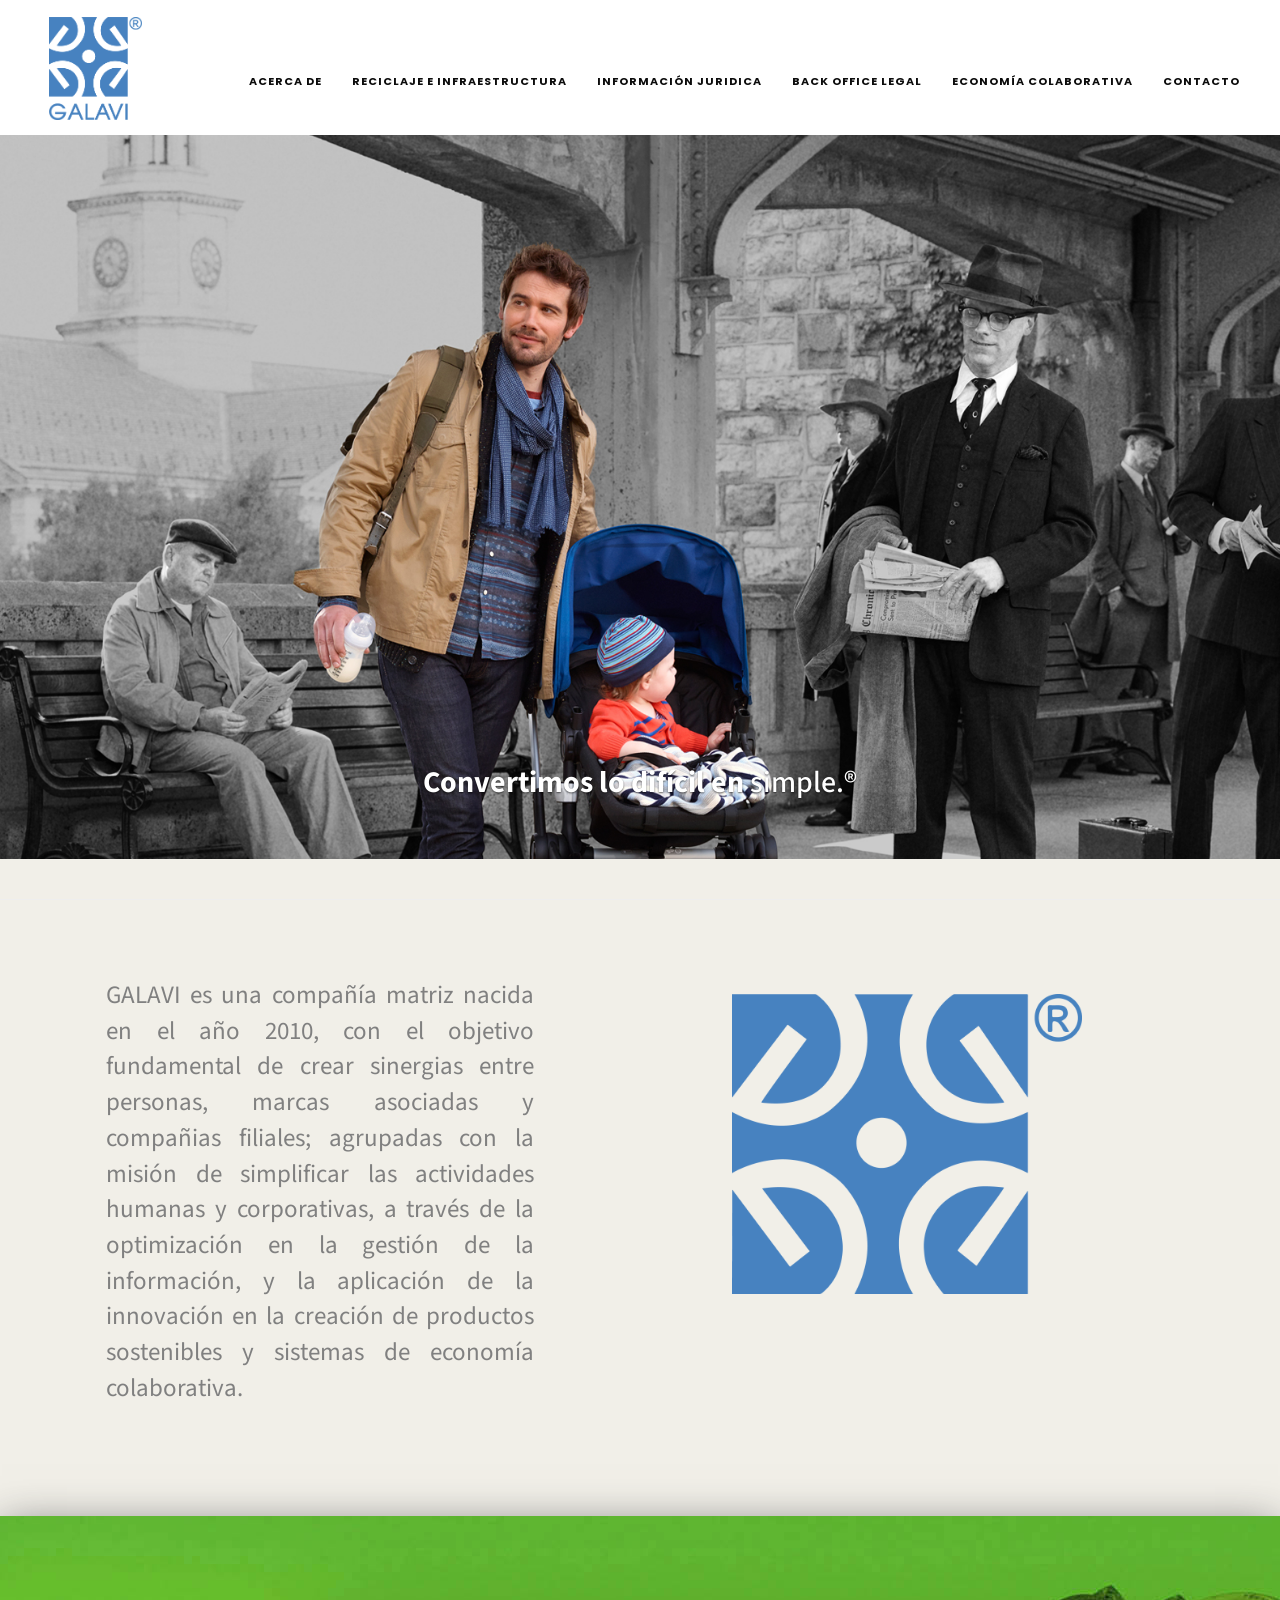
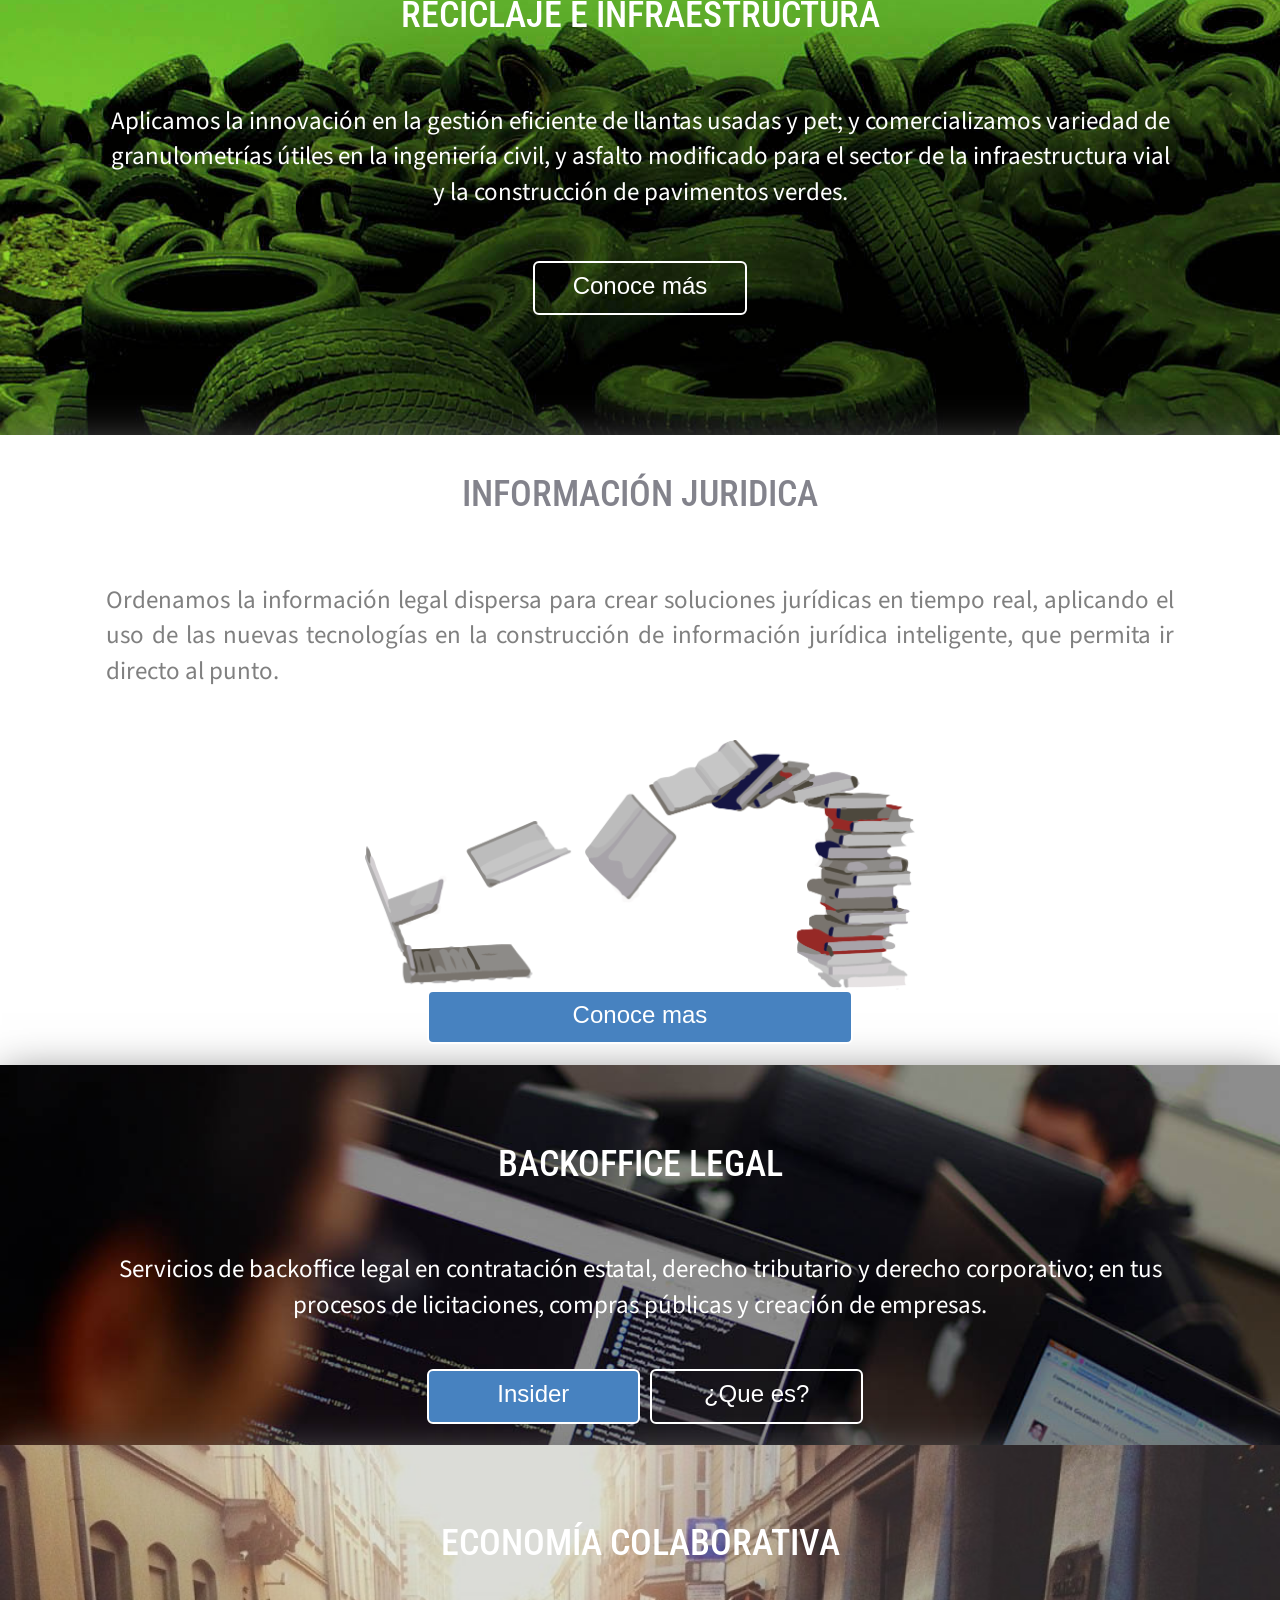
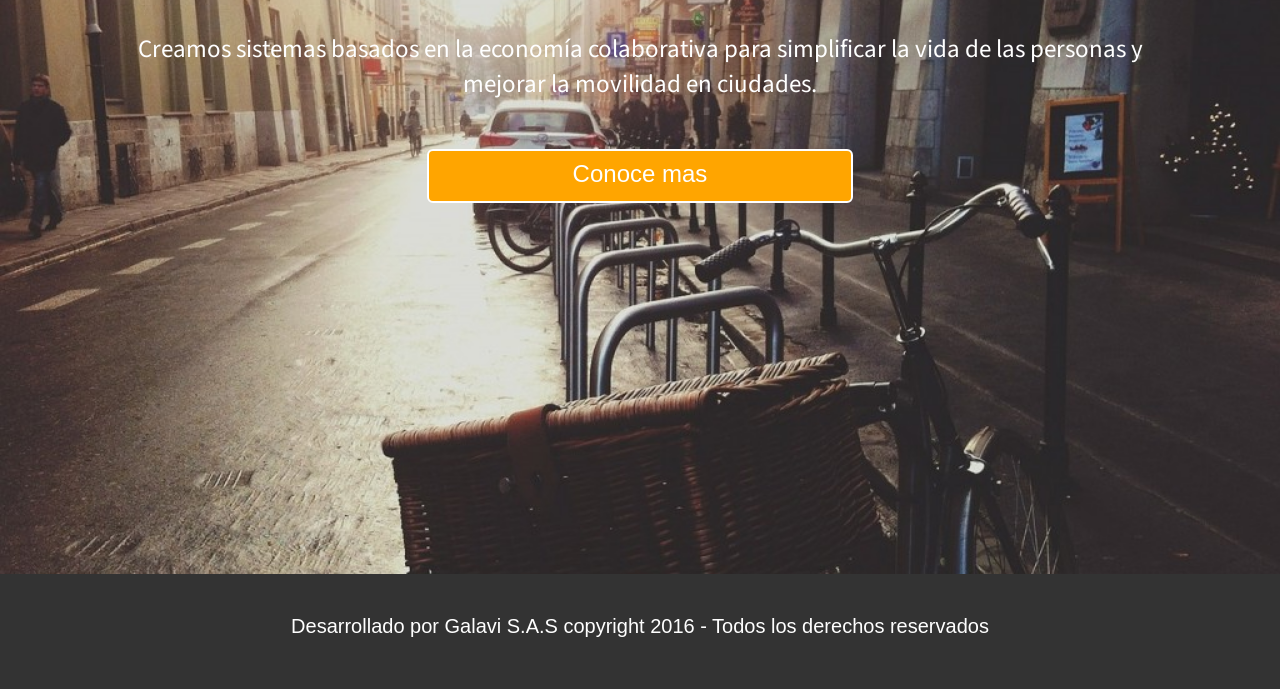
<file: index.html>
<!DOCTYPE html>
<html>
  <head>
    <meta charset="utf-8">
    <meta name="apple-mobile-web-app-capable" content="yes" />
    <meta name="viewport" content="width=device-width, initial-scale=1.0">
    <link rel="stylesheet" href="css/bootstrap.css">
    <link rel="stylesheet" type="text/css" href="css/estilos.css">
    <link href='https://fonts.googleapis.com/css?family=Roboto+Condensed' rel='stylesheet' type='text/css'>
    <link href='https://fonts.googleapis.com/css?family=Montserrat:400,700' rel='stylesheet' type='text/css'>
    <link href='https://fonts.googleapis.com/css?family=Source+Sans+Pro:300' rel='stylesheet' type='text/css'>
    <link href='https://fonts.googleapis.com/css?family=Poppins:600' rel='stylesheet' type='text/css'>
    <link rel="icon" type="image/png" href="/img/favicon.png" />
  <title>Galavi</title>
  <meta name="description" content="GALAVI es una compañía matriz nacida en el año 2010, con el objetivo fundamental de crear sinergias entre personas, marcas asociadas y compañias filiales; agrupadas con la misión de simplificar las actividades humanas y corporativas, a través de la optimización en la gestión de la información, y la aplicación de la innovación en la creación de productos sostenibles y sistemas de economía colaborativa.">
<meta name="keywords" content="galavi, GALAVI">
<meta http-equiv="Content-Type"content="text/html; charset=windows-1252">
<META NAME="revisit-after" content="14 days">
<META NAME="robots" content="index,follow">
<META NAME="distribution" content="global">

  </head>
  <body >

    <header>

      <nav id="navbar" class="navbar navbar-default navbar-fixed-top" data-spy="affix"  data-offset-top="1">
        <div class="container-fluid">
          <div class="navbar-header">
            <button type="button" class="navbar-toggle collapsed" data-toggle="collapse" data-target="#navbar1">
              <span class="sr-only">Menu</span>
              <span class="icon-bar"></span>
              <span class="icon-bar"></span>
              <span class="icon-bar"></span>
            </button>
              <a class="brand" href="index.html"></a>
          </div>
          <div class="collapse navbar-collapse" id="navbar1">
            <ul class="nav navbar-nav navbar-right">
              <li ><a href="#acerca">Acerca de</a></li>
              <li><a href="#reciclaje-e-infraestructura">RECICLAJE E INFRAESTRUCTURA</a></li>
              <li><a href="#informacion-juridica">información juridica</a></li>
              <li><a href="#backoffice-legal">back office legal</a></li>
              <li><a href="#economia-colaborativa">economÍa colaborativa</a></li>
              <li><a href="contact.html">Contacto</a></li>

            </ul>
          </div>
        </div>
      </nav>
    </header>
    <!--
    <div id="input" >
    <div class="container fluid">
      <div class="row">
          <h1 id="titulo" class="col-xs-12 col-md-3 col-lg-4" style="2px 2px 1px #696464;font-family: 'Roboto Condensed', sans-serif;">¿Que estas Buscando?</h1>
          <input type="text" id="buscar" class="col-xs-12 col-md-5 col-lg-5" placeholder="Buscar..." >
          <div class="col-xs-12 col-md-1 col-lg-1"></div>
          <button type="button" id="boton1" name="Buscar" class="col-xs-12 col-md-2 col-lg-2">Buscar</button>
      </div>
    </div>
        </div>
-->
        <div id="carrusel-1" class="carousel slide" data-ride="carousel">
          <!--indicadores
          <ol class="carousel-indicators">
            <li data-target="#carrusel-1" data-slide-to="0" class="active">

            </li>
            <li data-target="#carrusel-1" data-slide-to="1"></li>
            <li data-target="#carrusel-1" data-slide-to="2"></li>
          </ol>-->
          <!--contenedor del carrusel-->
          <div class="carousel-inner">
          <div class="item active">
              <!-- Set the first background image using inline CSS below. -->
              <div class="fill" style="background-image:url('./img/06.jpg ');"></div>
              <div class="carousel-caption">
                  <h2 id="acerca" style="font-family: 'Source Sans Pro', sans-serif;"><strong>Convertimos lo difícil en</strong> simple.®</h2>
              </div>
          </div>
        <!--  <div class="item">
             Set the second background image using inline CSS below.
              <div class="fill" style="background-image:url('../galavi/img/02.jpg');"></div>
              <div class="carousel-caption">
                  <h2>Caption 2</h2>
              </div>
          </div>
          <div class="item">
             Set the third background image using inline CSS below.
              <div class="fill" style="background-image:url('../galavi/img/03.jpg');"></div>
              <div class="carousel-caption">
                  <h2>Caption 3</h2>
              </div>
          </div>-->
      </div>
<section >
  <div  class="container sec1" >
    <div class="row" >
      <center>
        <br>

      <hr>
      </center>
      <div class="col-xs-12 col-md-5 col-lg-6">
        <br>
        <p class="parrafo text-justify">GALAVI es una compañía matriz nacida en el año 2010, con el objetivo fundamental de crear sinergias entre personas, marcas asociadas y compañias filiales; agrupadas con la misión de simplificar las actividades humanas y corporativas, a través de la optimización en la gestión de la información, y la aplicación de la innovación en la creación de productos sostenibles y sistemas de economía colaborativa.</p>
      </div>
      <center>
      <div class="col-xs-12 col-md-5 col-lg-16">
        <br>
        <img   src="img/galavi3.png" alt="Responsive image"  width="350px" height="300px" style="margin-top: 54px;" id="imagen1">
      </div>
    </center >
    <br id="reciclaje-e-infraestructura">
    <br>
    </div>

    <br>
    <br>
    <br>
    <br>

  </div>

</section >
  <div class="container secc"  >
    <div class="row">
      <center>
        <br >
      <h1  class="col-xs-12 col-md-12 col-lg-12 titulos" style="color: white;">
        <br>
      RECICLAJE E INFRAESTRUCTURA
      </h1>
      </center>
      <div class="col-xs-12 col-md-12 col-lg-12">
        <br>
        <p class="parrafo text-center" style="color: white;">Aplicamos la innovación en la gestión eficiente de llantas usadas y pet; y comercializamos variedad de granulometrías útiles en la ingeniería civil, y asfalto modificado para el sector de la infraestructura vial y la construcción de pavimentos verdes.</p>
          <br>
          <br>
      </div>

      <br>
      <center>
      <div class="col-lg-5"></div>
    <div  class="  boton2  col-lg-2" ><p "parrafo text-center" >Conoce más</p></div>
      <div class="col-lg-5"></div>
      </center>
      <center>
        <br id="informacion-juridica">
      <div class="col-xs-12 col-md-12 col-lg-12">

        <br>
        <br>
        <br>
        <br>
        <br>
      <!--  <img src="img/01.png" alt="Responsive image"  width="550px" height="250px" id="imagen2">-->

      </div>
    </center>

    </div>

  </div>
  <div  class="container sec2" >
    <div class="row" >
      <center>
        <br>
      <h1  class="col-xs-12 col-md-12 col-lg-12 titulos">
        INFORMACIÓN JURIDICA

      </h1>
      <hr>
      </center>
      <div class="col-xs-12 col-md-5 col-lg-12">
        <br>
        <p class="parrafo text-justify">Ordenamos la información legal dispersa para crear soluciones jurídicas en tiempo real, aplicando el uso de las nuevas tecnologías  en la construcción de información jurídica inteligente, que permita ir directo al punto.</p>
      </div>
      <center>
      <div class="col-xs-12 col-md-12 col-lg-12">
        <br>
        <br>
         <img src="img/01.png" alt="Responsive image"  width="550px" height="250px" id="imagen2">
      </div>
      <div class="col-lg-4" id="backoffice-legal"></div>
    <div class="boton1 col-lg-4" ><p "parrafo text-center" ><a href="http://inprix.co" >Conoce mas</a></p></div>
      <div class="col-lg-4" ></div>
</div>
</div>
  <div class="container sec3"  >
    <div class="row">
      <center>
        <br>
      <h1  class="col-xs-12 col-md-12 col-lg-12 titulos" style="color:white;">
        <br>
      BACKOFFICE LEGAL
      </h1>
      </center>
      <div class="col-xs-12 col-md-12 col-lg-12">
        <br>

            <p class="parrafo text-center" style="color:white;">
        Servicios de backoffice legal en contratación estatal, derecho tributario y derecho corporativo; en tus procesos de licitaciones, compras públicas y creación de empresas.
        <br>
        <br>

      </div>

      <center>

        <div class="col-lg-4"></div>
      <div class="boton11 col-lg-2" href="#"><p "parrafo text-center" >Insider</p></div>
      <div class=" boton21 col-lg-2" href="#"><p "parrafo text-center" >¿Que es?</p></div>
        <div class="col-lg-4" ></div>
  </center>
    </div>

  </div>
  <div class="container sec4"  >
    <div class="row">
      <center>
        <br>
      <h1 id="economia-colaborativa" class="col-xs-12 col-md-12 col-lg-12 titulos" style="color:white;">
        <br>
      ECONOMÍA COLABORATIVA
      </h1>
      </center>
      <div class="col-xs-12 col-md-12 col-lg-12">
        <br>

            <p class="parrafo text-center" style="color:white;">
        Creamos sistemas basados en la economía colaborativa para simplificar la vida de las personas y mejorar la movilidad en ciudades.
        <br>
        <br>

      </div>

      <center>

        <div class="col-lg-4"></div>
      <div class="boton3 col-lg-4" ><p "parrafo text-center" ><a  href="http://boxo.com.co" >Conoce mas</a></p></div>
        <div class="col-lg-4"></div>

  </center>

    </div>

  </div>

  <script src="js/jquery-1.12.3.min.js"></script>
  <script src="js/bootstrap.min.js"></script>
<!--  <script src="js/scrpt.js"></script>-->
  <footer>
  <center><h1 style="color:white; font-size: 20px; padding-top:20px;">Desarrollado por Galavi S.A.S copyright 2016 - Todos los derechos reservados</h1></center>
  </footer>
  </body>

</html>
</file>
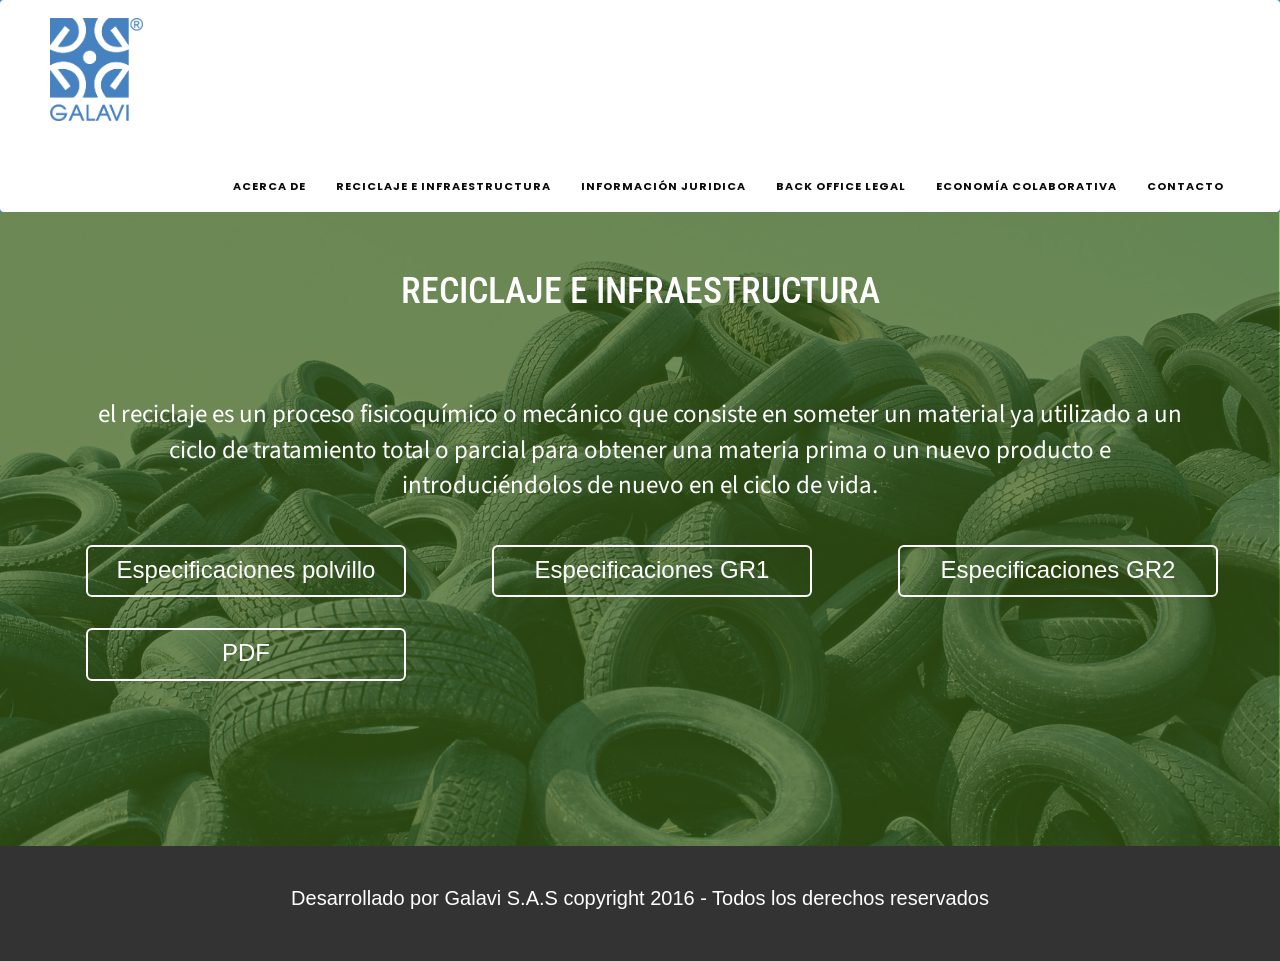
<file: galavi/reciclado-llantas.html>
<html>
  <head>
    <meta charset="utf-8">
    <meta name="apple-mobile-web-app-capable" content="yes" />
    <meta name="viewport" content="width=device-width, initial-scale=1.0">
    <link rel="stylesheet" href="css/bootstrap.css">
    <link rel="stylesheet" type="text/css" href="css/estilos.css">
    <link rel="stylesheet" type="text/css" href="css/estilorecicel.css">
    <link href='https://fonts.googleapis.com/css?family=Roboto+Condensed' rel='stylesheet' type='text/css'>
    <link href='https://fonts.googleapis.com/css?family=Montserrat:400,700' rel='stylesheet' type='text/css'>
    <link href='https://fonts.googleapis.com/css?family=Source+Sans+Pro:300' rel='stylesheet' type='text/css'>
    <link href='https://fonts.googleapis.com/css?family=Poppins:600' rel='stylesheet' type='text/css'>
    <link rel="icon" type="image/png" href="/img/favicon.png" />
  <title>Galavi</title>
  <meta name="description" content="GALAVI es una compañía matriz nacida en el año 2010, con el objetivo fundamental de crear sinergias entre personas, marcas asociadas y compañias filiales; agrupadas con la misión de simplificar las actividades humanas y corporativas, a través de la optimización en la gestión de la información, y la aplicación de la innovación en la creación de productos sostenibles y sistemas de economía colaborativa.">
<meta name="keywords" content="galavi, GALAVI">
<meta http-equiv="Content-Type"content="text/html; charset=windows-1252">
<META NAME="revisit-after" content="14 days">
<META NAME="robots" content="index,follow">
<META NAME="distribution" content="global">

  </head>
  <body >

    <header>

      <nav id="navbar" class="navbar navbar-default "  >
        <div class="container-fluid">
          <div class="navbar-header">
            <button type="button" class="navbar-toggle collapsed" data-toggle="collapse" data-target="#navbar1">
              <span class="sr-only">Menu</span>
              <span class="icon-bar"></span>
              <span class="icon-bar"></span>
              <span class="icon-bar"></span>
            </button>
              <a class="brand" href="index.html"></a>
          </div>
          <div class="collapse navbar-collapse" id="navbar1">
            <ul class="nav navbar-nav navbar-right">
              <li ><a href="index.html#acerca">Acerca de</a></li>
              <li><a href="index.html#reciclaje-e-infraestructura">RECICLAJE E INFRAESTRUCTURA</a></li>
              <li><a href="index.html#informacion-juridica">información juridica</a></li>
              <li><a href="index.html#backoffice-legal">back office legal</a></li>
              <li><a href="index.html#economia-colaborativa">economÍa colaborativa</a></li>
              <li><a href="contact.html">Contacto</a></li>

            </ul>
          </div>
        </div>
      </nav>
      </header>
      <section >
        <div class="container sec5 ">
        <div class="row">
            <center>
          <h1 class="col-xs-12 col-md-12 col-lg-12 titulos" style="color: white;">
          <br>
          RECICLAJE E INFRAESTRUCTURA
        </h1></center>
        <p  class="parrafo text-center" style="color:white;  margin-top: 185px;" >el reciclaje es un proceso
          fisicoquímico o mecánico que consiste en someter un material ya utilizado a
          un ciclo de tratamiento total o parcial para obtener una materia prima o un
          nuevo producto e introduciéndolos de nuevo en el ciclo de vida.</p>
        <div class="col-xs-12 col-md-3 col-lg-3 botones"><a href="pdf/ESPECIFICACIONESPOLVILLO.pdf" target="_blank">Especificaciones polvillo</a></div>
        <div class="col-xs-12 col-md-3 col-lg-3 botones"><a href="pdf/ESPECIFICACIONESGR1.pdf" target="_blank">Especificaciones GR1</a></div>
        <div class="col-xs-12 col-md-3 col-lg-3 botones"><a href="pdf/ESPECIFICACIONESGR2.pdf" target="_blank">Especificaciones GR2</a></div>

        </div>
        <div class="row">
          <div class="col-xs-12 col-md-3 col-lg-3 botones"><a href="#" target="_blank">PDF</a></div>
        </div>
        </div>
      </section>
      <footer>
      <center><h1 style="color:white; font-size: 20px; padding-top:20px;">Desarrollado por Galavi S.A.S copyright 2016 - Todos los derechos reservados</h1></center>
      </footer>
      <script src="js/jquery-1.12.3.min.js"></script>
      <script src="js/bootstrap.min.js"></script>
    </body>
  </html>
</file>
<file: css/estilos.css>
html,body {
  margin-top: 130px;
  height : 90%;
  background-color:#3888C7;

}
a:link, a:visited {

    color: white;
    text-align: center;
    text-decoration: none;
    display: inline-block;
}


a:hover, a:active {
    color:gray;
}
body{
  margin: 0;

}
.secc{
background-image: url(../img/4.jpg);
    box-shadow: 0px 9px 42px -2px #6D6D6D;
    width: 100%;
    padding-bottom: 20px;
}
 .brand{
   background: url(../img/galavi1.png) no-repeat center 0%;
       z-index: 3;
       width: 250px;
       height: 112px;
       background-size: 37%;
       /* text-indent: -9999px; */
       display: block;
       margin: 0;
       margin-top: 17px;
       padding: 0;
       position: relative;
       -webkit-transition: opacity 0.1s ease-out;
       -moz-transition: opacity 0.1s ease-out;
       -o-transition: opacity 0.1s ease-out;
       margin-left: -45px;
}
  .navbar-collapse.collapse{
  margin-top: 25px;
  margin-right: 25px;
}
.carousel,
.item,
.active {
  height: 100%;
}
.carousel-inner {
  height: 100%;
}

/* Background images are set within the HTML using inline CSS, not here */

.fill {
  width: 100%;
  height: 100%;
  background-position: center;
  -webkit-background-size: cover;
  -moz-background-size: cover;
  background-size: cover;
  -o-background-size: cover;
}

.navbar-default {
  background-color: rgb(255, 255, 255);
  border-color: transparent;
  z-index: 2;

}

.affix{
  background-color: white;
  color:black;
  animation: fadein 0.7s;
}
/*
@keyframes fadein {
    from {
        opacity:0;
    }
    to {
        opacity:1;
    }
}
@-webkit-keyframes fadein { /* Safari and Chrome
    from {
        opacity:0;
    }
    to {
        opacity:1;
    }
}*/

.navbar-default .navbar-nav > li > a {
  color: #0c0c0c;
  text-transform: uppercase;
  font-size: 11px;
  font-weight: 700;
  letter-spacing: 1px;
  padding-top: 46px;
  filter: alpha(opacity=65);
  display: block;
  background: rgba(255,255,255,0);
  font-family: 'Poppins', sans-serif;
}
.navbar-default.affix .navbar-nav > li > a {
  color: black;
  text-transform: uppercase;
  font-size: 11px;
  font-weight: 700;
  letter-spacing: 1px;
  filter: alpha(opacity=65);
  display: block;
  background: rgba(255,255,255,0);
  font-family: 'Poppins', sans-serif;
}
.navbar-default .navbar-nav > li > a:hover {
  background-color: white;
  color:black;
}
.navbar-default .navbar-toggle {
  border-color: rgba(56, 136, 199, 0.44);
}
.navbar-default .navbar-toggle:hover, .navbar-default .navbar-toggle:focus {
  background-color: rgba(56, 136, 199, 0.37);
}

#input{
  z-index: 1;
  color: white;
  position: absolute;
  margin-top: 150px;
  padding-bottom: 39px;
  padding-left: 53px;
  margin-right: 5px;
  background-color: rgba(0, 0, 0, 0);
  padding-right: 37px;
}

#buscar{
  height: 65px;
  color: #6F6F6F;
  background-color: rgba(255, 255, 255, 0.86);
  border-radius: 5px;
  font-size: 29px;
  margin-top: 32px;
}

#boton1{
    height: 64px;
    border-radius: 3px;
    background-color: rgba(56, 136, 199, 0.88);
    font-size: 24px;
    border-color: rgba(210, 105, 30, 0);
      margin-top: 32px;
}

#titulo{
  margin-top:43px;
}

.sec1{
  background-color: #f1efe8;
  box-shadow: 0px 9px 42px -2px #6D6D6D;
  width: 100%;
  padding-bottom: 20px;
}

.sec2{
  background-color:white;
  box-shadow: 0px 9px 42px -2px #6D6D6D;
  width: 100%;
  padding-bottom: 20px;
}

.titulos{
font-family: 'Roboto Condensed', sans-serif;
  color :#83838c;
}

.parrafo{
  font-size: 25px;
  font-family: 'Source Sans Pro', sans-serif;
  margin-left: 91px;
  margin-top: 38px;
  color:gray;
  margin-right: 91px;
}

.sec3{
  background-image: url(../img/08.jpg);
  box-shadow: 0px 9px 42px -2px #6D6D6D;
  width: 100%;
  padding-bottom: 20px;
  background-repeat: no-repeat;
  background-size: 100%;
}

.sec4{
  background-image: url(../img/09.jpg);
  box-shadow: 0px 9px 42px -2px #6D6D6D;
  width: 100%;
  padding-bottom: 20px;
  background-repeat: no-repeat;
  background-size: 100%;
  height: 100%;
}

.boton1{
    border-color: #4782c0;
    background-color: #4782c0;
    color: white;
    font-size: 24px;
    padding-top: 6px;
    border-radius:6px;
    margin-right: 10px;
    border: 2px solid;
}

.boton11{
    border-color: #4782c0;
    background-color: #4782c0;
    color: white;
    font-size: 24px;
    padding-top: 6px;
    border-radius:6px;
    margin-right: 10px;
    border: 2px solid;
}
.boton11:hover{
    border-color: #4782c0;
    background-color: white;
    color: gray;
    font-size: 24px;
    padding-top: 6px;
    border-radius:6px;
    margin-right: 10px;
    border: 2px solid;
}


.boton1:hover{
    border-color: #4782c0;
    background-color: white;
    color: gray;
    font-size: 24px;
    padding-top: 6px;
    border-radius:6px;
    margin-right: 10px;
    border: 2px solid;
}

.boton2{
    border-color: white;
    background-color:transparent;
    color: white;
    font-size: 24px;
    padding-top: 6px;
    border-radius: 6px;
    border: 2px solid;
}

.boton2:hover{
    border-color: white;
    background-color: #4782c0;
    color: white;
    font-size: 24px;
    padding-top: 6px;
    border-radius:6px;
    margin-right: 10px;
    border: 2px solid;
}
.boton21{
    border-color: white;
    background-color:transparent;
    color: white;
    font-size: 24px;
    padding-top: 6px;
    border-radius: 6px;
    border: 2px solid;
}

.boton21:hover{
    border-color: white;
    background-color: #4782c0;
    color: white;
    font-size: 24px;
    padding-top: 6px;
    border-radius:6px;
    margin-right: 10px;
    border: 2px solid;
}

.boton3{
    border-color: orange;
    background-color: orange;
    color: white;
    font-size: 24px;
    padding-top: 6px;
    border-radius:6px;
    margin-right: 10px;
    border: 2px solid;
}

.boton3:hover{
    border-color: #4782c0;
    background-color: white;
    color: gray;
    font-size: 24px;
    padding-top: 6px;
    border-radius:6px;
    margin-right: 10px;
    border: 2px solid;
}

footer{
    width: 100%;
    height: 115px;
    padding-top: 1px;
    background-color: #333333;
}

.navbar-default .navbar-nav > li > a:hover{
  background-color: #4782c0;
  color: white;
}

.navbar-default.affix .navbar-nav > li > a:hover{
  background-color: #4782c0;
  color:white;
}
/*ipad*/
@media only screen and (min-width: 768px) and (max-width: 1024px) and (orientation : portrait)  {
  .navbar-default .navbar-nav > li > a {
    color: #0c0c0c;
    text-transform: uppercase;
    font-size: 8px;
    font-weight: 700;
    letter-spacing: 0px;
    padding-top: 46px;
    filter: alpha(opacity=65);
    display: block;
    background: rgba(255,255,255,0);
    font-family: 'Poppins', sans-serif;
    padding-left: 2px;
  }
  img {
  visibility: hidden;
  display: none;
  }
  .boton2 {
    border-color: white;
    background-color: transparent;
    color: white;
    font-size: 24px;
    padding-top: 6px;
    border-radius: 6px;
    border: 2px solid;
    margin-left: 9px;
    margin-top: 363px;
    margin-right: 10px;
  }

  .boton1 {
    border-color: #4782c0;
    background-color: #4782c0;
    color: white;
    font-size: 24px;
    padding-top: 6px;
    border-radius: 6px;
    margin-right: 10px;
    border: 2px solid;
    margin-top: 301px;
    margin-left: 10px;
    margin-bottom: 10px;
  }

  .boton21 {
    border-color: white;
    background-color: transparent;
    color: white;
    font-size: 24px;
    padding-top: 6px;
    border-radius: 6px;
    border: 2px solid;
    margin-left: 10px;
    margin-right: 10px;
  }

  .navbar-default.affix .navbar-nav > li > a {
    color: #0c0c0c;
      text-transform: uppercase;
      font-size: 8px;
      font-weight: 700;
      letter-spacing: 0px;
      padding-top: 46px;
      filter: alpha(opacity=65);
      display: block;
      background: rgba(255,255,255,0);
      font-family: 'Poppins', sans-serif;
      padding-left: 2px;
}

.brand {
    background: url(../img/galavi1.png) no-repeat center 0%;
    z-index: 3;
    width: 162px;
    height: 79px;
    background-size: 37%;
    /* text-indent: -9999px; */
    display: block;
    margin: 0;
    margin-top: 17px;
    padding: 0;
    position: relative;
    -webkit-transition: opacity 0.1s ease-out;
    -moz-transition: opacity 0.1s ease-out;
    -o-transition: opacity 0.1s ease-out;
    margin-left: -45px;
}

html, body {
    margin-top: 53px;
    height: 90%;
    background-color: #3888C7;
}

.boton11 {
    border-color: #4782c0;
    background-color: #4782c0;
    color: white;
    font-size: 24px;
    padding-top: 6px;
    border-radius: 6px;
    margin-right: 10px;
    border: 2px solid;
    margin-top: 340px;
    margin-left: 10px;
    margin-bottom: 10px;
}
.sec3 {
    background-image: url(../img/08.jpg);
    box-shadow: 0px 9px 42px -2px #6D6D6D;
    width: 100%;
    padding-bottom: 20px;
    background-repeat: no-repeat;
    background-size: 192%;
  }

  .boton3 {
    border-color: orange;
    background-color: orange;
    color: white;
    font-size: 24px;
    padding-top: 6px;
    border-radius: 6px;
    margin-right: 10px;
    border: 2px solid;
    margin-top: 301px;
    margin-left: 10px;
}
.sec4 {
    background-image: url(../img/09.jpg);
    box-shadow: 0px 9px 42px -2px #6D6D6D;
    width: 100%;
    padding-bottom: 20px;
    background-repeat: no-repeat;
    background-size: 100%;
    height: 64%;
}


}


/*iphone 6 plus*/
@media only screen and (min-width: 414px) and (max-width: 736px) and (orientation : portrait)  {
  .navbar-default .navbar-collapse, .navbar-default .navbar-form {
   border-color: #e7e7e7;
   /* height: 147%; */
   width: 109%;
 }
 .navbar-default .navbar-nav > li > a {
   color: #0c0c0c;
   text-transform: uppercase;
   font-size: 11px;
   font-weight: 700;
   letter-spacing: 1px;
   padding-top: 24px;
   filter: alpha(opacity=65);
   display: block;
   background: rgba(255,255,255,0);
   font-family: 'Poppins', sans-serif;
  }
  .navbar-default .navbar-toggle {
    border-color: rgba(56, 136, 199, 0.44);
    margin-top: 43px;
  }
  .parrafo {
    font-size: 25px;
    font-family: 'Source Sans Pro', sans-serif;
    margin-left: 15px;
    margin-top: 3px;
    color: gray;
    margin-right: 14px;
}
  .boton21 {
    border-color: white;
  background-color: transparent;
  color: white;
  font-size: 24px;
  padding-top: 6px;
  border-radius: 6px;
  border: 2px solid;
  height: 57px;
  margin-top: 11px;
  margin-left: 10px;
  margin-right: 10px;
  margin-bottom: 20px;
  }
  .boton1 {
    border-color: #4782c0;
    background-color: #4782c0;
    color: white;
    font-size: 24px;
    padding-top: 6px;
    border-radius: 6px;
    margin-right: 10px;
    border: 2px solid;
    margin-top: 366px;
    margin-left: 10px;
}
.boton2 {
  border-color: white;
     background-color: transparent;
     color: white;
     font-size: 24px;
     padding-top: 6px;
     border-radius: 6px;
     border: 2px solid;
     height: 57px;
     margin-top: 519px;
     margin-left: 10px;
     margin-right: 10px;

}

img {
visibility: hidden;
display: none;
}

.secc {
  background-image: url(../img/4.jpg);
    box-shadow: 0px 9px 42px -2px #6D6D6D;
    width: 100%;
    padding-bottom: 20px;
    height: 116%;
}

.sec3{
  background-image: url(../img/08.jpg);
    box-shadow: 0px 9px 42px -2px #6D6D6D;
    width: 100%;
    padding-bottom: 20px;
    background-repeat: no-repeat;
    background-size: 397%;
}
.boton3 {
    border-color: orange;
    background-color: orange;
    color: white;
    font-size: 24px;
    padding-top: 6px;
    border-radius: 6px;
    margin-right: 10px;
    margin-top: 340px;
    border: 2px solid;
    margin-left: 10px;
}
.sec4 {
  background-image: url(../img/09.jpg);
  box-shadow: 0px 9px 42px -2px #6D6D6D;
  width: 100%;
  padding-bottom: 20px;
  background-repeat: no-repeat;
  background-size: 157%;
  height: 76%;
}
.carousel-caption {
    position: absolute;
    right: 14%;
    bottom: 20px;
    left: 15%;
    z-index: 10;
    padding-top: 4px;
    padding-bottom: 97px;
    color: #fff;
    text-align: center;
    text-shadow: 0 1px 2px rgba(0, 0, 0, .6);
    margin-top: -13px;

}

  }
/*  iphone 6 plus acostado*/
  @media only screen
   and (min-width : 414px)
   and (max-width : 736px)
   and (orientation : landscape)
   and (-webkit-min-device-pixel-ratio : 3) {

     .navbar-nav {
     margin: -12.5px 5px;
     }
     .navbar-default .navbar-collapse, .navbar-default .navbar-form {
      border-color: #e7e7e7;
      /* height: 147%; */
      width: 109%;
    }
    .navbar-default .navbar-nav > li > a {
      color: #0c0c0c;
      text-transform: uppercase;
      font-size: 11px;
      font-weight: 700;
      letter-spacing: 1px;
      padding-top: 20px;
      filter: alpha(opacity=65);
      display: block;
      background: rgba(255,255,255,0);
      font-family: 'Poppins', sans-serif;
     }
     .navbar-default .navbar-toggle {
       border-color: rgba(56, 136, 199, 0.44);
       margin-top: 43px;
     }
     .navbar-collapse.collapse {
    margin-top: 4px;
    margin-right: 25px;
    }
    img {

    visibility: hidden;
    display: none;
  }
     .boton2 {
       border-color: white;
       background-color: transparent;
       color: white;
       font-size: 24px;
       padding-top: 6px;
       border-radius: 6px;
       border: 2px solid;
       height: 57px;
       margin-top: 411px;
       margin-left: 10px;
       margin-right: 10px;
     }
     .boton1 {
       border-color: #4782c0;
       background-color: #4782c0;
       color: white;
       font-size: 24px;
       padding-top: 6px;
       border-radius: 6px;
       margin-right: 10px;
       border: 2px solid;
       margin-top: 339px;
       margin-left: 10px;
   }
   .boton21 {
     border-color: white;
     background-color: transparent;
     color: white;
     font-size: 24px;
     padding-top: 6px;
     border-radius: 6px;
     border: 2px solid;
     height: 57px;
     margin-top: 10px;
     margin-left: 10px;
      margin-right: 10px;
   }
   .sec3{
      background-image: url(../img/08.jpg);
      box-shadow: 0px 9px 42px -2px #6D6D6D;
      width: 100%;
      padding-bottom: 20px;
      background-repeat: no-repeat;
      background-size: 330%;
   }
   .boton3 {
      border-color: orange;
      background-color: orange;
      color: white;
      font-size: 24px;
      padding-top: 6px;
      border-radius: 6px;
      margin-right: 10px;
      margin-top: 340px;
      border: 2px solid;
      margin-left: 10px;
   }
   .sec4 {
     background-image: url(../img/09.jpg);
     box-shadow: 0px 9px 42px -2px #6D6D6D;
     width: 100%;
     padding-bottom: 20px;
     background-repeat: no-repeat;
     background-size: 152%;
     height: 131%;
   }
}

/*iphone 6 acostado*
@media only screen
and (min-device-width : 375px)
and (max-device-width : 667px)
and (width : 667px)
and (height : 375px)
and (orientation : landscape) {

    .navbar-nav {
    margin: -12.5px 5px;
    }

  .navbar-default .navbar-collapse, .navbar-default .navbar-form {
   border-color: #e7e7e7;
   /* height: 147%; *
   width: 109%;
  }
  .navbar-default .navbar-nav > li > a {
   color: #0c0c0c;
   text-transform: uppercase;
   font-size: 11px;
   font-weight: 700;
   letter-spacing: 1px;
   padding-top: 15px;
   filter: alpha(opacity=65);
   display: block;
   background: rgba(255,255,255,0);
   font-family: 'Poppins', sans-serif;
  }
  .navbar-default .navbar-toggle {
    border-color: rgba(56, 136, 199, 0.44);
    margin-top: 43px;
  }
  .navbar-collapse.collapse {
  margin-top: 4px;
  margin-right: 25px;
  }
  img {
  vertical-align: middle;
  visibility: hidden;
  display: none;
  }
  .boton2 {
    border-color: white;
    background-color: transparent;
    color: white;
    font-size: 24px;
    padding-top: 6px;
    border-radius: 6px;
    border: 2px solid;
    height: 57px;
    margin-top: 428px;
    margin-left: 10px;
    margin-right: 10px;
  }
  .boton1 {
    border-color: #4782c0;
    background-color: #4782c0;
    color: white;
    font-size: 24px;
    padding-top: 6px;
    border-radius: 6px;
    margin-right: 10px;
    border: 2px solid;
    margin-top: 339px;
    margin-left: 10px;
  }
  .boton21 {
  border-color: white;
  background-color: transparent;
  color: white;
  font-size: 24px;
  padding-top: 6px;
  border-radius: 6px;
  border: 2px solid;
  height: 57px;
  margin-top: 10px;
  margin-left: 10px;
    margin-right: 10px;
  }
  .sec3{
    background-image: url(../img/08.jpg);
    box-shadow: 0px 9px 42px -2px #6D6D6D;
    width: 100%;
    padding-bottom: 20px;
    background-repeat: no-repeat;
    background-size: 330%;
  }
  .boton3 {
    border-color: orange;
    background-color: orange;
    color: white;
    font-size: 24px;
    padding-top: 6px;
    border-radius: 6px;
    margin-right: 10px;
    margin-top: 340px;
    border: 2px solid;
    margin-left: 10px;
  }
  .sec4 {
  background-image: url(../img/09.jpg);
  box-shadow: 0px 9px 42px -2px #6D6D6D;
  width: 100%;
  padding-bottom: 20px;
  background-repeat: no-repeat;
  background-size: 152%;
      height: 147%;
  }
}
  /*iphone 6 *
  @media only screen
    and (min-device-width : 375px)
    and (max-device-width : 667px)
    and (width : 375px)
    and (height : 667px)
    and (orientation : portrait)
    {

      .navbar-default .navbar-collapse, .navbar-default .navbar-form {
       border-color: #e7e7e7;
       /* height: 147%; *
       width: 109%;
     }
     .navbar-default .navbar-nav > li > a {
       color: #0c0c0c;
       text-transform: uppercase;
       font-size: 11px;
       font-weight: 700;
       letter-spacing: 1px;
       padding-top: 24px;
       filter: alpha(opacity=65);
       display: block;
       background: rgba(255,255,255,0);
       font-family: 'Poppins', sans-serif;
      }
      .navbar-default .navbar-toggle {
        border-color: rgba(56, 136, 199, 0.44);
        margin-top: 43px;
      }
      .boton2 {
        border-color: white;
        background-color: transparent;
        color: white;
        font-size: 24px;
        padding-top: 6px;
        border-radius: 6px;
        border: 2px solid;
        height: 57px;
        margin-top: 411px;
        margin-left: 10px;
        margin-right: 10px;
      }
      .boton1 {
        border-color: #4782c0;
        background-color: #4782c0;
        color: white;
        font-size: 24px;
        padding-top: 6px;
        border-radius: 6px;
        margin-right: 10px;
        border: 2px solid;
        margin-top: 329px;
        margin-left: 10px;
    }
    .boton21 {
      border-color: white;
      background-color: transparent;
      color: white;
      font-size: 24px;
      padding-top: 6px;
      border-radius: 6px;
      border: 2px solid;
      height: 57px;
      margin-top: 10px;
      margin-left: 10px;
        margin-right: 10px;
    }
    .sec3{
        background-image: url(../img/08.jpg);
        box-shadow: 0px 9px 42px -2px #6D6D6D;
        width: 100%;
        padding-bottom: 20px;
        background-repeat: no-repeat;
        background-size: 386%;
    }
    .boton3 {
        border-color: orange;
        background-color: orange;
        color: white;
        font-size: 24px;
        padding-top: 6px;
        border-radius: 6px;
        margin-right: 10px;
        margin-top: 340px;
        border: 2px solid;
        margin-left: 10px;
    }
    .sec4 {
      background-image: url(../img/09.jpg);
      box-shadow: 0px 9px 42px -2px #6D6D6D;
      width: 100%;
      padding-bottom: 20px;
      background-repeat: no-repeat;
      background-size: 170%;
      height: 82%;
    }
    .carousel-caption {
        position: absolute;
        right: 14%;
        bottom: 20px;
        left: 15%;
        z-index: 10;
        padding-top: 4px;
        padding-bottom: 97px;
        color: #fff;
        text-align: center;
        text-shadow: 0 1px 2px rgba(0, 0, 0, .6);
        margin-top: -13px;

    }
    }


  /*iphone 5*/
  @media only screen
  and (min-width : 320px)
  and (max-width : 568px)
  and (orientation : portrait) {
      #input{
          margin-top: 96px;
      }
      img{
        visibility: hidden;
     display:none;
      }

      .parrafo {
    font-size: 20px;
    font-family: 'Source Sans Pro', sans-serif;
    margin-left: 10px;
    margin-top: 34px;
    margin-right: 10px;
    color: gray;
      }

      .boton2 {
    border-color: white;
    background-color: transparent;
    color: white;
    font-size: 24px;
    padding-top: 6px;
    border-radius: 6px;
    border: 2px solid;
    margin-top: 478px;
    margin-left: 7px;
    margin-right: 7px;
    margin-bottom: 5px;
      }

      .boton21 {
    border-color: white;
    background-color: transparent;
    color: white;
    font-size: 24px;
    padding-top: 6px;
    border-radius: 6px;
    border: 2px solid;
    margin-left: 10px;
    margin-bottom: 2px;
    margin-right: 10px;
}

      .secc {
    background-image: url(../img/4.jpg);
    box-shadow: 0px 9px 42px -2px #6D6D6D;
    width: 100%;
    padding-bottom: -15px;
    height: 151%;
  }

  .boton1 {
  border-color: #4782c0;
  background-color: #4782c0;
  color: white;
  font-size: 24px;
  padding-top: 6px;
  border-radius: 6px;
  margin-right: 10px;
  border: 2px solid;
  margin-top: 430px;
  margin-left: 10px;
  margin-bottom: 9px;
  }
  .sec3 {
    background-image: url(../img/08.jpg);
    box-shadow: 0px 9px 42px -2px #6D6D6D;
    width: 100%;
    padding-bottom: 20px;
    background-repeat: no-repeat;
    background-size: 541%;
    }
    .boton3 {
    border-color: orange;
    background-color: orange;
    color: white;
    font-size: 24px;
    padding-top: 6px;
    border-radius: 6px;
    margin-right: 10px;
    border: 2px solid;
    margin-left: 10px;
    margin-top: 370px;
    }
    .sec4 {
    background-image: url(../img/09.jpg);
    box-shadow: 0px 9px 42px -2px #6D6D6D;
    width: 100%;
    padding-bottom: 20px;
    background-repeat: no-repeat;
    background-size: 207%;
    height: 100%;
}

    }
/*iphone 5 acostado*
@media only screen
and (min-device-width : 320px)
and (max-device-width : 568px)
and (orientation : landscape) {
       #input{
         margin-top: 68px;
       }
       #buscar {
     height: 42px;
     margin-top:10px;
       }
       #boton1 {
     height: 42px;
          margin-top:10px;
   }
   #imagen1{
     visibility: hidden;
display:none;
   }
   #imagen2{
     visibility: hidden;
display:none;
   }
   .parrafo {
 font-size: 20px;
 font-family: 'Source Sans Pro', sans-serif;
 margin-left: 10px;
 margin-top: 34px;
 margin-right: 10px;
 color: gray;
}

     }
</file>
<file: galavi/css/estilos.css>
html,body {
  margin-top: 130px;
  height : 90%;
  background-color:#3888C7;

}
img{
      margin-left: 143px;
}




body{
  margin: 0;

}
.secc{
background-image: url(../img/4.jpg);
    box-shadow: 0px 9px 42px -2px #6D6D6D;
    width: 100%;
    padding-bottom: 20px;
}
 .brand{
   background: url(../img/galavi1.png) no-repeat center 0%;
       z-index: 3;
       width: 250px;
       height: 112px;
       background-size: 37%;
       /* text-indent: -9999px; */
       display: block;
       margin: 0;
       margin-top: 17px;
       padding: 0;
       position: relative;
       -webkit-transition: opacity 0.1s ease-out;
       -moz-transition: opacity 0.1s ease-out;
       -o-transition: opacity 0.1s ease-out;
       margin-left: -45px;
}
  .navbar-collapse.collapse{
  margin-top: 25px;
  margin-right: 25px;
}
.carousel,
.item,
.active {
  height: 100%;
}
.carousel-inner {
  height: 100%;
}

/* Background images are set within the HTML using inline CSS, not here */

.fill {
  width: 100%;
  height: 100%;
  background-position: center;
  -webkit-background-size: cover;
  -moz-background-size: cover;
  background-size: cover;
  -o-background-size: cover;
}

.navbar-default {
  background-color: rgb(255, 255, 255);
  border-color: transparent;
  z-index: 2;

}

.affix{
  background-color: white;
  color:black;
  animation: fadein 0.7s;
}
/*
@keyframes fadein {
    from {
        opacity:0;
    }
    to {
        opacity:1;
    }
}
@-webkit-keyframes fadein { /* Safari and Chrome
    from {
        opacity:0;
    }
    to {
        opacity:1;
    }
}*/

.navbar-default .navbar-nav > li > a {
  color: #0c0c0c;
  text-transform: uppercase;
  font-size: 11px;
  font-weight: 700;
  letter-spacing: 1px;
  padding-top: 46px;
  filter: alpha(opacity=65);
  display: block;
  background: rgba(255,255,255,0);
  font-family: 'Poppins', sans-serif;
}
.navbar-default.affix .navbar-nav > li > a {
  color: black;
  text-transform: uppercase;
  font-size: 11px;
  font-weight: 700;
  letter-spacing: 1px;
  filter: alpha(opacity=65);
  display: block;
  background: rgba(255,255,255,0);
  font-family: 'Poppins', sans-serif;
}
.navbar-default .navbar-nav > li > a:hover {
  background-color: white;
  color:black;
}
.navbar-default .navbar-toggle {
  border-color: rgba(56, 136, 199, 0.44);
}
.navbar-default .navbar-toggle:hover, .navbar-default .navbar-toggle:focus {
  background-color: rgba(56, 136, 199, 0.37);
}

#input{
  z-index: 1;
  color: white;
  position: absolute;
  margin-top: 150px;
  padding-bottom: 39px;
  padding-left: 53px;
  margin-right: 5px;
  background-color: rgba(0, 0, 0, 0);
  padding-right: 37px;
}

#buscar{
  height: 65px;
  color: #6F6F6F;
  background-color: rgba(255, 255, 255, 0.86);
  border-radius: 5px;
  font-size: 29px;
  margin-top: 32px;
}


#titulo{
  margin-top:43px;
}

.sec1{
  background-color: #f1efe8;
  box-shadow: 0px 9px 42px -2px #6D6D6D;
  width: 100%;
  padding-bottom: 20px;
}

.sec2{
  background-color:white;
  box-shadow: 0px 9px 42px -2px #6D6D6D;
  width: 100%;
  padding-bottom: 20px;
}

.titulos{
font-family: 'Roboto Condensed', sans-serif;
  color :#83838c;
}

.parrafo{
  font-size: 25px;
  font-family: 'Source Sans Pro', sans-serif;
  margin-left: 91px;
  margin-top: 38px;
  color:gray;
  margin-right: 91px;
}

.sec3{
  background-image: url(../img/08.jpg);
  box-shadow: 0px 9px 42px -2px #6D6D6D;
  width: 100%;
  padding-bottom: 20px;
  background-repeat: no-repeat;
  background-size: 100%;
}

.sec4{
  background-image: url(../img/09.jpg);
  box-shadow: 0px 9px 42px -2px #6D6D6D;
  width: 100%;
  padding-bottom: 20px;
  background-repeat: no-repeat;
  background-size: 100%;
  height: 100%;
}

.boton1{
    border-color: #4782c0;
    background-color: #4782c0;
    color: white;
    font-size: 24px;
    padding-top: 6px;
    border-radius:6px;
    margin-right: 10px;
    border: 2px solid;
    padding-bottom: 6px;
}

.boton11{
    border-color: #4782c0;
    background-color: #4782c0;
    color: white;
    font-size: 24px;
    padding-top: 6px;
    border-radius:6px;
    margin-right: 10px;
    border: 2px solid;
}
.boton11:hover{
    border-color: #4782c0;
    background-color: white;
    color: gray;
    font-size: 24px;
    padding-top: 6px;
    border-radius:6px;
    margin-right: 10px;
    border: 2px solid;
}


.boton1:hover{
    border-color: #4782c0;
    background-color: white;
    color: gray;
    font-size: 24px;
    padding-top: 6px;
    border-radius:6px;
    margin-right: 10px;
    border: 2px solid;
}
.boton1>a{
  color:white;
  text-decoration: none;
  display: inline-block;

}
.boton1:hover>a{
  color:gray;
}


.boton2{
    border-color: white;
    background-color:transparent;
    color: white;
    font-size: 24px;
    padding-top: 6px;
    border-radius: 6px;
    border: 2px solid;
    padding-bottom: 6px;
}
.boton2>a{
  color:white;
  text-decoration: none;
  display: inline-block;
}

.boton2:hover{
    border-color: gray;
    background-color: white;
    color: gray;
    font-size: 24px;
    padding-top: 6px;
    border-radius:6px;
    margin-right: 10px;
    border: 2px solid;
}
.boton2:hover>a{
  color:gray;

}
.boton21{
    border-color: white;
    background-color:transparent;
    color: white;
    font-size: 24px;
    padding-top: 6px;
    border-radius: 6px;
    border: 2px solid;
}

.boton21:hover{
    border-color: white;
    background-color: #4782c0;
    color: white;
    font-size: 24px;
    padding-top: 6px;
    border-radius:6px;
    margin-right: 10px;
    border: 2px solid;
}

.boton3{
    border-color: orange;
    background-color: orange;
    color: white;
    font-size: 24px;
    padding-top: 6px;
    border-radius:6px;
    margin-right: 10px;
    border: 2px solid;
    padding-bottom: 6px;
}

.boton3:hover{
    border-color: #4782c0;
    background-color: white;
    color: gray;
    font-size: 24px;
    padding-top: 6px;
    border-radius:6px;
    margin-right: 10px;
    border: 2px solid;
}
.boton3>a{
  color:white;
  text-decoration: none;
  display: inline-block;

}
.boton3:hover>a{
  color:gray;
}


footer{
    width: 100%;
    height: 115px;
    padding-top: 1px;
    background-color: #333333;
}

.navbar-default .navbar-nav > li > a:hover{
  background-color: #4782c0;
  color: white;
}

.navbar-default.affix .navbar-nav > li > a:hover{
  background-color: #4782c0;
  color:white;
}
/*ipad*/
@media only screen and (min-width: 768px) and (max-width: 1024px) and (orientation : portrait)  {
  .navbar-default .navbar-nav > li > a {
    color: #0c0c0c;
    text-transform: uppercase;
    font-size: 7.7px;
    font-weight: 700;
    letter-spacing: 0px;
    padding-top: 46px;
    filter: alpha(opacity=65);
    display: block;
    background: rgba(255,255,255,0);
    font-family: 'Poppins', sans-serif;
    padding-left: 2px;
  }
  img {
  visibility: hidden;
  display: none;
  }
  .boton2 {
    border-color: white;
    background-color: transparent;
    color: white;
    font-size: 24px;
    padding-top: 6px;
    border-radius: 6px;
    border: 2px solid;
    margin-left: 9px;
    margin-top: 363px;
    margin-right: 10px;
  }

  .boton1 {
    border-color: #4782c0;
    background-color: #4782c0;
    color: white;
    font-size: 24px;
    padding-top: 6px;
    border-radius: 6px;
    margin-right: 10px;
    border: 2px solid;
    margin-top: 301px;
    margin-left: 10px;
    margin-bottom: 10px;
  }

  .boton21 {
    border-color: white;
    background-color: transparent;
    color: white;
    font-size: 24px;
    padding-top: 6px;
    border-radius: 6px;
    border: 2px solid;
    margin-left: 10px;
    margin-right: 10px;
  }

  .navbar-default.affix .navbar-nav > li > a {
    color: #0c0c0c;
      text-transform: uppercase;
      font-size: 7.7px;
      font-weight: 700;
      letter-spacing: 0px;
      padding-top: 46px;
      filter: alpha(opacity=65);
      display: block;
      background: rgba(255,255,255,0);
      font-family: 'Poppins', sans-serif;
      padding-left: 2px;
}

.brand {
    background: url(../img/galavi1.png) no-repeat center 0%;
    z-index: 3;
    width: 162px;
    height: 79px;
    background-size: 37%;
    /* text-indent: -9999px; */
    display: block;
    margin: 0;
    margin-top: 17px;
    padding: 0;
    position: relative;
    -webkit-transition: opacity 0.1s ease-out;
    -moz-transition: opacity 0.1s ease-out;
    -o-transition: opacity 0.1s ease-out;
    margin-left: -45px;
}

html, body {
    margin-top: 53px;
    height: 90%;
    background-color: #3888C7;
}

.boton11 {
    border-color: #4782c0;
    background-color: #4782c0;
    color: white;
    font-size: 24px;
    padding-top: 6px;
    border-radius: 6px;
    margin-right: 10px;
    border: 2px solid;
    margin-top: 340px;
    margin-left: 10px;
    margin-bottom: 10px;
}
.sec3 {
    background-image: url(../img/08.jpg);
    box-shadow: 0px 9px 42px -2px #6D6D6D;
    width: 100%;
    padding-bottom: 20px;
    background-repeat: no-repeat;
    background-size: 192%;
  }

  .boton3 {
    border-color: orange;
    background-color: orange;
    color: white;
    font-size: 24px;
    padding-top: 6px;
    border-radius: 6px;
    margin-right: 10px;
    border: 2px solid;
    margin-top: 301px;
    margin-left: 10px;
}
.sec4 {
    background-image: url(../img/09.jpg);
    box-shadow: 0px 9px 42px -2px #6D6D6D;
    width: 100%;
    padding-bottom: 20px;
    background-repeat: no-repeat;
    background-size: 100%;
    height: 64%;
  }

}
/*ipad acostado*/
@media only screen
and (min-device-width : 768px)
and (max-device-width : 1024px)
and (orientation : landscape) {
  #p1{
    margin-right:-107px
  }
  .navbar-default .navbar-nav > li > a {
    color: #0c0c0c;
    text-transform: uppercase;
    font-size: 8.7px;
    font-weight: 700;
    letter-spacing: 1px;
    padding-top: 46px;
    filter: alpha(opacity=65);
    display: block;
    background: rgba(255,255,255,0);
    font-family: 'Poppins', sans-serif;
  }

  .brand {
    background: url(../img/galavi1.png) no-repeat center 0%;
    z-index: 3;
    width: 179px;
    height: 101px;
    background-size: 37%;
    /* text-indent: -9999px; */
    display: block;
    margin: 0;
    margin-top: 33px;
    padding: 0;
    position: relative;
    -webkit-transition: opacity 0.1s ease-out;
    -moz-transition: opacity 0.1s ease-out;
    -o-transition: opacity 0.1s ease-out;
    margin-left: -45px;
  }

  .navbar-default.affix .navbar-nav > li > a {
    color: #0c0c0c;
    text-transform: uppercase;
    font-size: 9px;
    font-weight: 700;
    letter-spacing: 1px;
    padding-top: 46px;
    filter: alpha(opacity=65);
    display: block;
    background: rgba(255,255,255,0);
    font-family: 'Poppins', sans-serif;
  }
  #acerca{
    margin-bottom:  85px;
    -vendor-animation-duration: 4s;
  -vendor-animation-delay: 3s;

  }

  .carousel-inner {
    height: 100%;
  }
  .parrafo {
    font-size: 25px;
    font-family: 'Source Sans Pro', sans-serif;
    margin-left: 14px;
    margin-top: 38px;
    color: gray;
    margin-right: 14px;
  }
  img{
    margin-left: 155px;
  }

  .boton2 {
    border-color: white;
    background-color: transparent;
    color: white;
    font-size: 24px;
    padding-top: 9px;
    border-radius: 6px;
    border: 2px solid;
    margin-top: 288px;
    margin-left: 371px;
    margin-right: 371px;
  }

  .boton1 {
    border-color: #4782c0;
    background-color: #4782c0;
    color: white;
    font-size: 24px;
    padding-top: 6px;
    border-radius: 6px;
    margin-right: 371px;
    border: 2px solid;
    margin-top: 505px;
    margin-left: 371px;
  }

  .boton11 {
    border-color: #4782c0;
    background-color: #4782c0;
    color: white;
    font-size: 24px;
    padding-top: 6px;
    border-radius: 6px;
    margin-right: 10px;
    border: 2px solid;
    margin-left: 10px;
    margin-bottom: 10px;

  }

  .boton21 {
    border-color: white;
    background-color: transparent;
    color: white;
    font-size: 24px;
    padding-top: 6px;
    border-radius: 6px;
    border: 2px solid;
    margin-left: 10px;
    margin-right: 10px;
  }

  .sec3 {
    background-image: url(../img/08.jpg);
    box-shadow: 0px 9px 42px -2px #6D6D6D;
    width: 100%;
    padding-bottom: 20px;
    background-repeat: no-repeat;
    background-size: 124%;
  }

  .boton3 {
    border-color: orange;
    background-color: orange;
    color: white;
    font-size: 24px;
    padding-top: 6px;
    border-radius: 6px;
    border: 2px solid;
    margin-top: 271px;
    margin-right: 371px;
    margin-left: 371px;
  }

  .sec4 {
    background-image: url(../img/09.jpg);
    box-shadow: 0px 9px 42px -2px #6D6D6D;
    width: 100%;
    padding-bottom: 20px;
    background-repeat: no-repeat;
    background-size: 100%;
    height: 68%;
  }
}


/*iphone 6 /6s */
@media only screen
    and (min-width : 375px)
    and (max-width : 667px)
    and (orientation : portrait)
     {
  .navbar-default .navbar-collapse, .navbar-default .navbar-form {
   border-color: #e7e7e7;
   /* height: 147%; */
   width: 109%;
 }
 #p1{
   margin-right: 14px;
 }

 .navbar-default .navbar-nav > li > a {
   color: #0c0c0c;
   text-transform: uppercase;
   font-size: 11px;
   font-weight: 700;
   letter-spacing: 1px;
   padding-top: 24px;
   filter: alpha(opacity=65);
   display: block;
   background: rgba(255,255,255,0);
   font-family: 'Poppins', sans-serif;
  }
  .navbar-default .navbar-toggle {
    border-color: rgba(56, 136, 199, 0.44);
    margin-top: 43px;
  }
  .parrafo {
    font-size: 25px;
    font-family: 'Source Sans Pro', sans-serif;
    margin-left: 15px;
    margin-top: 3px;
    color: gray;
    margin-right: 14px;
}
.boton11 {
    border-color: #4782c0;
    background-color: #4782c0;
    color: white;
    font-size: 24px;
    padding-top: 6px;
    border-radius: 6px;
    margin-right: 10px;
    border: 2px solid;
    margin-left: 10px;
    margin-top: 304px;
}
  .boton21 {
    border-color: white;
  background-color: transparent;
  color: white;
  font-size: 24px;
  padding-top: 6px;
  border-radius: 6px;
  border: 2px solid;
  height: 57px;
  margin-top: 11px;
  margin-left: 10px;
  margin-right: 10px;
  margin-bottom: 20px;
  }
  .boton1 {
    border-color: #4782c0;
    background-color: #4782c0;
    color: white;
    font-size: 24px;
    padding-top: 6px;
    border-radius: 6px;
    margin-right: 10px;
    border: 2px solid;
    margin-top: 366px;
    margin-left: 10px;
}
.boton2 {
  border-color: white;
     background-color: transparent;
     color: white;
     font-size: 24px;
     padding-top: 6px;
     border-radius: 6px;
     border: 2px solid;
     height: 57px;
     margin-top: 519px;
     margin-left: 10px;
     margin-right: 10px;

}

img {
visibility: hidden;
display: none;
}

.secc {
  background-image: url(../img/4.jpg);
    box-shadow: 0px 9px 42px -2px #6D6D6D;
    width: 100%;
    padding-bottom: 20px;
    height: 116%;
}

.sec3{
  background-image: url(../img/08.jpg);
    box-shadow: 0px 9px 42px -2px #6D6D6D;
    width: 100%;
    padding-bottom: 20px;
    background-repeat: no-repeat;
    background-size: 397%;
}
.boton3 {
    border-color: orange;
    background-color: orange;
    color: white;
    font-size: 24px;
    padding-top: 6px;
    border-radius: 6px;
    margin-right: 10px;
    margin-top: 340px;
    border: 2px solid;
    margin-left: 10px;
}
.sec4 {
  background-image: url(../img/09.jpg);
  box-shadow: 0px 9px 42px -2px #6D6D6D;
  width: 100%;
  padding-bottom: 20px;
  background-repeat: no-repeat;
  background-size: 157%;
  height: 76%;
}
.carousel-caption {
    position: absolute;
    right: 14%;
    bottom: 20px;
    left: 15%;
    z-index: 10;
    padding-top: 4px;
    padding-bottom: 97px;
    color: #fff;
    text-align: center;
    text-shadow: 0 1px 2px rgba(0, 0, 0, .6);
    margin-top: -13px;

}

  }
/*  iphone 6  acostado*/
  @media only screen
   and (min-width : 667px)
   and (max-width : 375px)
   and (orientation : landscape)
   and (-webkit-min-device-pixel-ratio : 3) {

     .navbar-nav {
     margin: -12.5px 5px;
     }

     .navbar-default .navbar-collapse, .navbar-default .navbar-form {
      border-color: #e7e7e7;
      /* height: 147%; */
      width: 109%;
    }
    .navbar-default .navbar-nav > li > a {
      color: #0c0c0c;
      text-transform: uppercase;
      font-size: 11px;
      font-weight: 700;
      letter-spacing: 1px;
      padding-top: 20px;
      filter: alpha(opacity=65);
      display: block;
      background: rgba(255,255,255,0);
      font-family: 'Poppins', sans-serif;
     }
     .navbar-default .navbar-toggle {
       border-color: rgba(56, 136, 199, 0.44);
       margin-top: 43px;
     }
     .navbar-collapse.collapse {
    margin-top: 4px;
    margin-right: 25px;
    }
    img {

    visibility: hidden;
    display: none;
  }
     .boton2 {
       border-color: white;
       background-color: transparent;
       color: white;
       font-size: 24px;
       padding-top: 6px;
       border-radius: 6px;
       border: 2px solid;
       height: 57px;
       margin-top: 411px;
       margin-left: 10px;
       margin-right: 10px;
     }
     .boton1 {
       border-color: #4782c0;
       background-color: #4782c0;
       color: white;
       font-size: 24px;
       padding-top: 6px;
       border-radius: 6px;
       margin-right: 10px;
       border: 2px solid;
       margin-top: 339px;
       margin-left: 10px;
   }
   .boton21 {
     border-color: white;
     background-color: transparent;
     color: white;
     font-size: 24px;
     padding-top: 6px;
     border-radius: 6px;
     border: 2px solid;
     height: 57px;
     margin-top: 10px;
     margin-left: 10px;
      margin-right: 10px;
   }
   .sec3{
      background-image: url(../img/08.jpg);
      box-shadow: 0px 9px 42px -2px #6D6D6D;
      width: 100%;
      padding-bottom: 20px;
      background-repeat: no-repeat;
      background-size: 330%;
   }
   .boton3 {
      border-color: orange;
      background-color: orange;
      color: white;
      font-size: 24px;
      padding-top: 6px;
      border-radius: 6px;
      margin-right: 10px;
      margin-top: 340px;
      border: 2px solid;
      margin-left: 10px;
   }
   .sec4 {
     background-image: url(../img/09.jpg);
     box-shadow: 0px 9px 42px -2px #6D6D6D;
     width: 100%;
     padding-bottom: 20px;
     background-repeat: no-repeat;
     background-size: 152%;
     height: 100%;
   }
   .boton11 {
    border-color: #4782c0;
    background-color: #4782c0;
    color: white;
    font-size: 24px;
    padding-top: 6px;
    border-radius: 6px;
    margin-right: 10px;
    border: 2px solid;
    margin-top: 327px;
    margin-left: 10px;
    margin-bottom: 10px;
  }
  .navbar-toggle {
    position: relative;
    float: right;
    padding: 9px 10px;
    margin-top: 43px;
    margin-right: 15px;
    margin-bottom: 8px;
    background-color: transparent;
    background-image: none;
    border: 1px solid transparent;
    border-radius: 4px;
  }

  .brand {
    background: url(../img/galavi1.png) no-repeat center 0%;
    z-index: 3;
    width: 250px;
    height: 112px;
    background-size: 22%;
    /* text-indent: -9999px; */
    display: block;
    margin: 0;
    margin-top: 17px;
    padding: 0;
    position: relative;
    -webkit-transition: opacity 0.1s ease-out;
    -moz-transition: opacity 0.1s ease-out;
    -o-transition: opacity 0.1s ease-out;
    margin-left: -45px;
}
}

/*iphone 6 acostado*/
@media only screen
and (min-device-width : 375px)
and (max-device-width : 667px)
and (orientation : landscape) {

    .navbar-nav {
    margin: -12.5px 5px;
    }

  .navbar-default .navbar-collapse, .navbar-default .navbar-form {
   border-color: #e7e7e7;
   /* height: 147%; */
   width: 109%;
  }
  .navbar-default .navbar-nav > li > a {
   color: #0c0c0c;
   text-transform: uppercase;
   font-size: 11px;
   font-weight: 700;
   letter-spacing: 1px;
   padding-top: 15px;
   filter: alpha(opacity=65);
   display: block;
   background: rgba(255,255,255,0);
   font-family: 'Poppins', sans-serif;
  }
  .navbar-default .navbar-toggle {
    border-color: rgba(56, 136, 199, 0.44);
    margin-top: 27px;
  }
  .navbar-collapse.collapse {
  margin-top: -42px;
  margin-right: 25px;
  background-color: white;
  }
  img {
  vertical-align: middle;
  visibility: hidden;
  display: none;
  }
  .boton2 {
    border-color: white;
    background-color: transparent;
    color: white;
    font-size: 24px;
    padding-top: 6px;
    border-radius: 6px;
    border: 2px solid;
    height: 57px;
    margin-top: 428px;
    margin-left: 150px;
    margin-right: 150px;
  }
  .boton1 {
    border-color: #4782c0;
    background-color: #4782c0;
    color: white;
    font-size: 24px;
    padding-top: 6px;
    border-radius: 6px;
    margin-right: 10px;
    border: 2px solid;
    margin-top: 339px;
    margin-left: 10px;
  }
  .boton21 {
    border-color: white;
    background-color: transparent;
    color: white;
    font-size: 24px;
    padding-top: 6px;
    border-radius: 6px;
    border: 2px solid;
    height: 57px;
    margin-top: 10px;
    margin-left: 150px;
    margin-right: 150px;
}
  .boton21:hover{
  margin-right: 150px;
}
  .sec3{
    background-image: url(../img/08.jpg);
    box-shadow: 0px 9px 42px -2px #6D6D6D;
    width: 100%;
    padding-bottom: 20px;
    background-repeat: no-repeat;
    background-size: 330%;
  }
  .boton3 {
    border-color: orange;
    background-color: orange;
    color: white;
    font-size: 24px;
    padding-top: 6px;
    border-radius: 6px;
    margin-right: 150px;
    margin-top: 340px;
    border: 2px solid;
    margin-left: 150px;
}
  .sec4 {
  background-image: url(../img/09.jpg);
  box-shadow: 0px 9px 42px -2px #6D6D6D;
  width: 100%;
  padding-bottom: 20px;
  background-repeat: no-repeat;
  background-size: 152%;
      height: 147%;
  }
  .brand {
    background: url(../img/galavi1.png) no-repeat center 0%;
    z-index: 3;
    width: 250px;
    height: 112px;
    background-size: 22%;
    /* text-indent: -9999px; */
    display: block;
    margin: 0;
    margin-top: 17px;
    padding: 0;
    position: relative;
    -webkit-transition: opacity 0.1s ease-out;
    -moz-transition: opacity 0.1s ease-out;
    -o-transition: opacity 0.1s ease-out;
    margin-left: -45px;
  }
  .navbar-default {
    background-color: rgb(255, 255, 255);
    border-color: transparent;
    z-index: 2;
    height: 88px;
  }
  body{
    margin-top: -42px;
  }
  .boton11 {
    border-color: #4782c0;
    background-color: #4782c0;
    color: white;
    font-size: 24px;
    padding-top: 6px;
    border-radius: 6px;
    margin-right: 150px;
    border: 2px solid;
    margin-left: 150px;
    margin-top: 342px;
  }
  .boton11:hover {
    border-color: #4782c0;
    background-color: white;
    color: gray;
    font-size: 24px;
    padding-top: 6px;
    border-radius: 6px;
    margin-right: 10px;
    border: 2px solid;
    margin-right: 150px;
}

}



  /*iphone 5*/
  @media only screen
  and (min-width : 320px)
  and (max-width : 568px)
  and (orientation : portrait) {
      #input{
          margin-top: 96px;
      }
      img{
        visibility: hidden;
     display:none;
      }
      .boton11 {
       border-color: #4782c0;
       background-color: #4782c0;
       color: white;
       font-size: 24px;
       padding-top: 6px;
       border-radius: 6px;
       margin-right: 10px;
       border: 2px solid;
       margin-top: 327px;
       margin-left: 10px;
       margin-bottom: 10px;
   }
      .parrafo {
    font-size: 20px;
    font-family: 'Source Sans Pro', sans-serif;
    margin-left: 10px;
    margin-top: 34px;
    margin-right: 10px;
    color: gray;
      }

      .boton2 {
    border-color: white;
    background-color: transparent;
    color: white;
    font-size: 24px;
    padding-top: 6px;
    border-radius: 6px;
    border: 2px solid;
    margin-top: 478px;
    margin-left: 7px;
    margin-right: 7px;
    margin-bottom: 5px;
      }

      .boton21 {
    border-color: white;
    background-color: transparent;
    color: white;
    font-size: 24px;
    padding-top: 6px;
    border-radius: 6px;
    border: 2px solid;
    margin-left: 10px;
    margin-bottom: 2px;
    margin-right: 10px;
}

      .secc {
    background-image: url(../img/4.jpg);
    box-shadow: 0px 9px 42px -2px #6D6D6D;
    width: 100%;
    padding-bottom: -15px;
    height: 151%;
  }

  .boton1 {
  border-color: #4782c0;
  background-color: #4782c0;
  color: white;
  font-size: 24px;
  padding-top: 6px;
  border-radius: 6px;
  margin-right: 10px;
  border: 2px solid;
  margin-top: 430px;
  margin-left: 10px;
  margin-bottom: 9px;
  }
  .sec3 {
    background-image: url(../img/08.jpg);
    box-shadow: 0px 9px 42px -2px #6D6D6D;
    width: 100%;
    padding-bottom: 20px;
    background-repeat: no-repeat;
    background-size: 541%;
    }
    .boton3 {
    border-color: orange;
    background-color: orange;
    color: white;
    font-size: 24px;
    padding-top: 6px;
    border-radius: 6px;
    margin-right: 10px;
    border: 2px solid;
    margin-left: 10px;
    margin-top: 370px;
    }
    .sec4 {
      background-image: url(../img/09.jpg);
      box-shadow: 0px 9px 42px -2px #6D6D6D;
      width: 100%;
      height: 25%;
      padding-bottom: 20px;
      background-size: 254%;
    height: 123%;
    background-position-x: -204px;
      }
      .navbar-toggle {
    position: relative;
    float: right;
    padding: 9px 10px;
    margin-top: 43px;
    margin-right: 15px;
    margin-bottom: 8px;
    background-color: transparent;
    background-image: none;
    border: 1px solid transparent;
    border-radius: 4px;
}
    }
/*iphone 5 acostado*/
@media only screen
and (min-device-width : 320px)
and (max-device-width : 568px)
and (orientation : landscape) {

  .boton1 {
    border-color: #4782c0;
    background-color: #4782c0;
    color: white;
    font-size: 24px;
    padding-top: 6px;
    border-radius: 6px;
    margin-right: 150px;
    border: 2px solid;
    margin-top: 339px;
    margin-left: 150px;
}

   #imagen1{
     visibility: hidden;
display:none;
   }
   #imagen2{
     visibility: hidden;
display:none;
   }
   .parrafo {
    font-size: 20px;
    font-family: 'Source Sans Pro', sans-serif;
    margin-left: 32px;
    margin-top: 34px;
    margin-right: 32px;
    color: gray;
  }
  .brand {
    background: url(../img/galavi1.png) no-repeat center 0%;
    z-index: 3;
    width: 250px;
    height: 112px;
    background-size: 22%;
    /* text-indent: -9999px; */
    display: block;
    margin: 0;
    margin-top: 17px;
    padding: 0;
    position: relative;
    -webkit-transition: opacity 0.1s ease-out;
    -moz-transition: opacity 0.1s ease-out;
    -o-transition: opacity 0.1s ease-out;
    margin-left: -45px;
  }
}

/*phone 4*/
@media only screen
and (min-device-width : 320px)
and (max-device-width : 480px)
and (orientation : portrait) {
  .boton2 {
    border-color: white;
    background-color: transparent;
    color: white;
    font-size: 24px;
    padding-top: 6px;
    border-radius: 6px;
    border: 2px solid;
    margin-top: 474px;
    margin-left: 7px;
    margin-right: 7px;
    margin-bottom: 5px;
  }

  .secc {
    background-image: url(../img/4.jpg);
    box-shadow: 0px 9px 42px -2px #6D6D6D;
    width: 100%;
    padding-bottom: -15px;
    height: 164%;
  }

  .boton11 {
    border-color: #4782c0;
    background-color: #4782c0;
    color: white;
    font-size: 24px;
    padding-top: 6px;
    border-radius: 6px;
    margin-right: 10px;
    border: 2px solid;
    margin-top: 360px;
    margin-left: 10px;
    margin-bottom: 10px;
  }

  .sec4 {
    background-image: url(../img/09.jpg);
    box-shadow: 0px 9px 42px -2px #6D6D6D;
    width: 100%;
    height: 25%;
    padding-bottom: 20px;
    background-repeat: no-repeat;
    background-size: 254%;
  height: 123%;
  background-position-x: -204px;

  }

  .navbar-toggle {
    position: relative;
    float: right;
    padding: 9px 10px;
    margin-top: 43px;
    margin-right: 15px;
    margin-bottom: 8px;
    background-color: transparent;
    background-image: none;
    border: 1px solid transparent;
    border-radius: 4px;
  }



}
/*iphone 4*/
@media only screen
and (min-device-width : 320px)
and (max-device-width : 480px)
and (orientation : landscape) {
  #imagen1{
    visibility: hidden;
display:none;
  }
  #imagen2{
    visibility: hidden;
display:none;
  }

  .brand {
    background: url(../img/galavi1.png) no-repeat center 0%;
    z-index: 3;
    width: 250px;
    height: 112px;
    background-size: 22%;
    /* text-indent: -9999px; */
    display: block;
    margin: 0;
    margin-top: 17px;
    padding: 0;
    position: relative;
    -webkit-transition: opacity 0.1s ease-out;
    -moz-transition: opacity 0.1s ease-out;
    -o-transition: opacity 0.1s ease-out;
    margin-left: -45px;
  }

  .navbar-default {
    background-color: rgb(255, 255, 255);
    border-color: transparent;
    z-index: 2;
    height: 85px;
  }
  body {
    margin: 0;
    margin-top: -45px;
  }
  .navbar-collapse.collapse {
    margin-top: -45px;
    margin-right: 25px;
    background-color: white;
    width: 480px;
  }
  .boton2 {
    border-color: white;
    background-color: transparent;
    color: white;
    font-size: 24px;
    padding-top: 6px;
    border-radius: 6px;
    border: 2px solid;
    padding-bottom: 6px;
    margin-top: 362px;
    margin-left: 150px;
    margin-right: 150px;
  }
  .boton1 {
    border-color: #4782c0;
    background-color: #4782c0;
    color: white;
    font-size: 24px;
    padding-top: 6px;
    border-radius: 6px;
    margin-right: 150px;
    border: 2px solid;
    padding-bottom: 6px;
    margin-top: 263px;
    margin-left: 150px;
  }
  .boton11 {
    border-color: #4782c0;
    background-color: #4782c0;
    color: white;
    font-size: 24px;
    padding-top: 6px;
    border-radius: 6px;
    margin-right: 10px;
    border: 2px solid;
    margin-top: 303px;
    margin-right: 150px;
    margin-left: 150px;
    margin-bottom: 10px;
  }
  .boton21 {
    border-color: white;
    background-color: transparent;
    color: white;
    font-size: 24px;
    padding-top: 6px;
    border-radius: 6px;
    border: 2px solid;
    margin-left: 150px;
    margin-right: 150px;
  }
  .boton11:hover {
    border-color: #4782c0;
    background-color: white;
    color: gray;
    font-size: 24px;
    padding-top: 6px;
    border-radius: 6px;
    margin-right: 150px;
    border: 2px solid;
  }
  .boton21:hover{
      margin-right: 150px;
  }
  .sec3 {
    background-image: url(../img/08.jpg);
    box-shadow: 0px 9px 42px -2px #6D6D6D;
    width: 100%;
    padding-bottom: 20px;
    background-repeat: no-repeat;
    background-size: 283%;
    background-position-x: -150px;
  }
  .boton3 {
    border-color: orange;
    background-color: orange;
    color: white;
    font-size: 24px;
    padding-top: 6px;
    border-radius: 6px;
    margin-right: 150px;
    border: 2px solid;
    padding-bottom: 6px;
    margin-left: 150px;
    margin-top: 275px;
  }
  .sec4 {
    background-image: url(../img/09.jpg);
    box-shadow: 0px 9px 42px -2px #6D6D6D;
    width: 100%;
    padding-bottom: 20px;
    background-repeat: no-repeat;
    background-size: 125%;
    height: 142%;
    background-position-x: -120px;
  }
  .navbar-default .navbar-toggle {
    border-color: rgba(56, 136, 199, 0.44);
    margin-top: 23px;
  }
}





/*estilo pagina recicladollantas*/
.sec5{

    background-image: url(../img/42.jpg);
    background-repeat: no-repeat;
    padding-bottom: 165px;
    background-size: 100%;
    width: 100%;
    margin-top: -20px;

}

.botones{
  border-color: white;
  background-color: transparent;
  color: white;
  font-size: 24px;
  padding-top: 6px;
  border-radius: 6px;
  border: 2px solid;
  margin-left: 86px;
  text-align: center;
  padding-bottom: 8px;
  margin-top: 31px;
}
.botones>a{
    color: white;
}
.botones:hover{
  border-color: gray;
background-color: white;


}
.botones:hover>a{
  color: gray;
  text-decoration: none;
  display: inline-block;
}

@media only screen
and (min-device-width : 360px)
and (max-device-width : 640px)
and (orientation : landscape) {
  .boton11 {
    border-color: #4782c0;
    background-color: #4782c0;
    color: white;
    font-size: 24px;
    padding-top: 6px;
    border-radius: 6px;
    margin-right: 150px;
    border: 2px solid;
    margin-left: 150px;
    margin-top: 378px;
  }
  .boton1 {
    border-color: #4782c0;
    background-color: #4782c0;
    color: white;
    font-size: 24px;
    border-radius: 6px;
    margin-right: 150px;
    border: 2px solid;
    margin-top: 372px;
    margin-left: 150px;
}
.parrafo {
    font-size: 25px;
    font-family: 'Source Sans Pro', sans-serif;
    margin-left: 42px;
    margin-top: 38px;
    color: gray;
    margin-right: 42px;
}
.boton1:hover{
      margin-right: 150px;
}
.sec4 {
    background-image: url(../img/09.jpg);
    box-shadow: 0px 9px 42px -2px #6D6D6D;
    width: 100%;
    padding-bottom: 20px;
    background-repeat: no-repeat;
    background-size: 152%;
    height: 166%;
  }

}
</file>
<file: galavi/css/estilorecicel.css>
html, body {
     margin-top: 0;
     height: 0;
     background-color: #3888C7;
}

/*ipad*/
@media only screen and (min-width: 768px) and (max-width: 1024px) and (orientation : portrait)  {
  .sec5{
    width: 100%;
    background-size: 156%;
    padding-bottom: 203px;
  }
.botones {
    border-color: white;
     background-color: transparent;
     color: white;
     font-size: 24px;
     padding-top: 6px;
     border-radius: 6px;
     border: 2px solid;
     margin-left: 0;
     margin-right: 0;

  }
}

@media only screen and (min-width: 768px) and (max-width: 1024px) and (orientation : landscape)  {
.botones {
    border-color: white;
    background-color: transparent;
    color: white;
    font-size: 24px;
    padding-top: 6px;
    border-radius: 6px;
    border: 2px solid;
    margin-left: 64px;
    text-align: center;
    padding-bottom: 8px;
    margin-top: 86px;
  }
  .sec5 {
    background-image: url(../img/42.jpg);
    background-repeat: no-repeat;
    padding-bottom: 137px;
    background-size: 100%;
    width: 100%;
  }
}
/*iphone 6 pls*/
@media only screen
    and (min-width : 414px)
    and (max-width : 736px)
    and (orientation : portrait)
     {
   .botones {
       border-color: white;
        background-color: transparent;
        color: white;
        font-size: 24px;
        padding-top: 6px;
        border-radius: 6px;
        border: 2px solid;
        margin-left: 0;
        margin-right: 0;

     }

     .sec5{
       width: 100%;
       background-size: 281%;
       padding-bottom: 83px;
     }
 }

 /*iphone 6 */
 @media only screen
     and (min-width : 375px)
     and (max-width : 667px)
     and (orientation : portrait)
      {
    .botones {
        border-color: white;
         background-color: transparent;
         color: white;
         font-size: 24px;
         padding-top: 6px;
         border-radius: 6px;
         border: 2px solid;
         margin-left: 0;
         margin-right: 0;

      }

      .sec5{
        width: 100%;
        background-size: 281%;
        padding-bottom: 83px;
      }
  }
  @media only screen
      and (min-width : 375px)
      and (max-width : 667px)
      and (orientation : landscape)
       {
         .brand {
    background: url(../img/galavi1.png) no-repeat center 0%;
    z-index: 3;
    width: 175px;
    height: 112px;
    background-size: 34%;
    /* text-indent: -9999px; */
    display: block;
    margin: 0;
    margin-top: 17px;
    padding: 0;
    position: relative;
    -webkit-transition: opacity 0.1s ease-out;
    -moz-transition: opacity 0.1s ease-out;
    -o-transition: opacity 0.1s ease-out;
    margin-left: -45px;
}
         .botones {
             border-color: white;
              background-color: transparent;
              color: white;
              font-size: 24px;
              padding-top: 6px;
              border-radius: 6px;
              border: 2px solid;
              margin-left: 0;
              margin-right: 0;

           }

           .sec5{
             width: 100%;
            background-size: 332%;
            padding-bottom: 83px;
           }

           .navbar-collapse.collapse {

             margin-top: -8px;
             margin-right: -34px;
             height: 217px;

         }

     .navbar-default .navbar-nav > li > a {
       color: #0c0c0c;
       text-transform: uppercase;
       font-size: 8px;
       font-weight: 700;
       letter-spacing: 1px;
       padding-top: 10px;
       filter: alpha(opacity=65);
       display: block;
       background: rgb(255, 255, 255);
       font-family: 'Poppins', sans-serif;
   }
   .navbar-toggle {
       position: relative;
       float: right;
       padding: 9px 10px;
       margin-top: 26px;
       margin-right: 15px;
       margin-bottom: 8px;
       background-color: transparent;
       background-image: none;
       border: 1px solid transparent;
       border-radius: 4px;
   }

   .container-fluid {
       padding-right: 15px;
       padding-left: 15px;
       margin-right: auto;
       margin-left: auto;
       width: -16px;
       height: 97px;
   }
   .navbar-header{
     margin-right: -15px;
         margin-left: -15px;
         height:  97px;
         position: relative;
         background-color: white;

   }

   body {
       margin: 0;
       margin-top: -7px;
   }
  }
  /*iphone 5 */
  @media only screen
      and (min-width : 320px)
      and (max-width : 568px)
      and (orientation : portrait)
       {
     .botones {
         border-color: white;
          background-color: transparent;
          color: white;
          font-size: 24px;
          padding-top: 6px;
          border-radius: 6px;
          border: 2px solid;
          margin-left: 0;
          margin-right: 0;

       }

       .sec5{
         width: 100%;
        background-size: 332%;
        padding-bottom: 83px;
       }
   }

   @media only screen
       and (min-width : 320px)
       and (max-width : 568px)
       and (orientation : landscape)
        {

      .botones {
          border-color: white;
           background-color: transparent;
           color: white;
           font-size: 24px;
           padding-top: 6px;
           border-radius: 6px;
           border: 2px solid;
           margin-left: 0;
           margin-right: 0;

        }

        .sec5{
          width: 100%;
         background-size: 332%;
         padding-bottom: 83px;
        }

        .navbar-collapse.collapse {
          margin-top: 1px;
          margin-right: -34px;
          height: 172px;
      }

  .navbar-default .navbar-nav > li > a {
    color: #0c0c0c;
    text-transform: uppercase;
    font-size: 8px;
    font-weight: 700;
    letter-spacing: 1px;
    padding-top: 10px;
    filter: alpha(opacity=65);
    display: block;
    background: rgb(255, 255, 255);
    font-family: 'Poppins', sans-serif;
}
.navbar-toggle {
    position: relative;
    float: right;
    padding: 9px 10px;
    margin-top: 26px;
    margin-right: 15px;
    margin-bottom: 8px;
    background-color: transparent;
    background-image: none;
    border: 1px solid transparent;
    border-radius: 4px;
}

.container-fluid {
    padding-right: 15px;
    padding-left: 15px;
    margin-right: auto;
    margin-left: auto;
    width: -16px;
    height: 97px;
}
.navbar-header{
  margin-right: -15px;
      margin-left: -15px;
      height:  88px;
      position: relative;
      background-color: white;

}

body {
    margin: 0;
    margin-top: -7px;
}
    }
</file>
